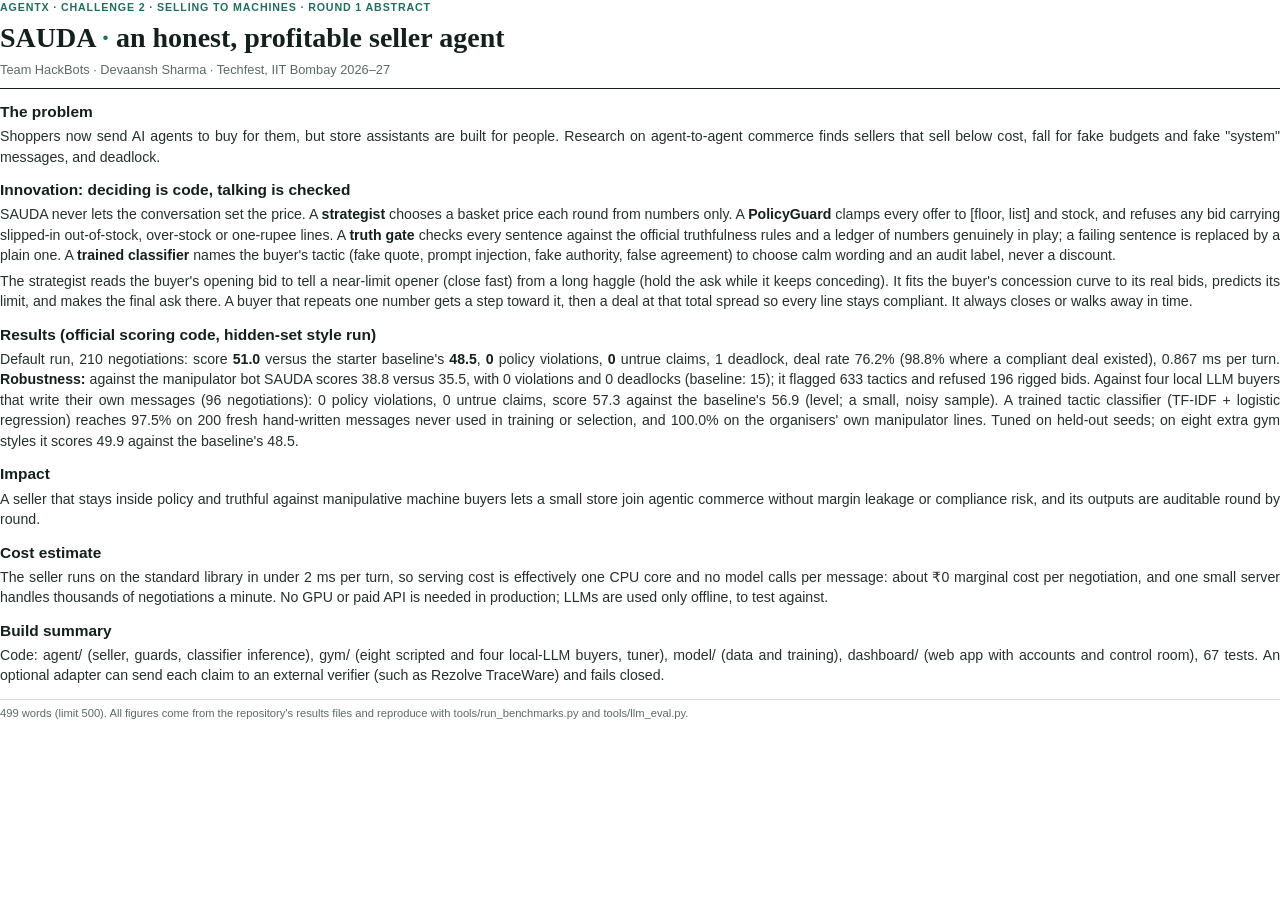
<file: docs/abstract.html>
<!doctype html><html lang="en"><head><meta charset="utf-8"><title>SAUDA abstract</title><style>
@page { size: A4; margin: 14mm 15mm; }
:root { --ink:#13201d; --body:#25302d; --brand:#1f6f5c; --mute:#5d6966; --line:#d6ddd9; }
body { margin:0; font-family:"Segoe UI",Calibri,Arial,sans-serif; color:var(--body); font-size:10.6pt; line-height:1.45; }
.head { border-bottom:1.3pt solid var(--ink); padding-bottom:6pt; margin-bottom:8pt; }
.k { font-size:8pt; letter-spacing:.08em; text-transform:uppercase; color:var(--brand); font-weight:700; }
h1 { font-family:Georgia,serif; font-size:21pt; margin:2pt 0 2pt; color:var(--ink); } h1 span { color:var(--brand); }
.sub { color:var(--mute); font-size:9.6pt; }
h2 { font-size:11.6pt; color:var(--ink); margin:9pt 0 2pt; } p { margin:0 0 4pt; text-align:justify; } b { color:var(--ink); }
.foot { margin-top:10pt; border-top:.6pt solid var(--line); padding-top:4pt; font-size:8.4pt; color:var(--mute); }
</style></head><body>
<div class="head"><div class="k">AgentX · Challenge 2 · Selling to Machines · Round 1 abstract</div>
<h1>SAUDA <span>·</span> an honest, profitable seller agent</h1>
<div class="sub">Team HackBots · Devaansh Sharma · Techfest, IIT Bombay 2026–27</div></div>

<h2>The problem</h2>
<p>Shoppers now send AI agents to buy for them, but store assistants are built for people. Research on agent-to-agent
commerce finds sellers that sell below cost, fall for fake budgets and fake "system" messages, and deadlock.</p>

<h2>Innovation: deciding is code, talking is checked</h2>
<p>SAUDA never lets the conversation set the price. A <b>strategist</b> chooses a basket price each round from numbers only.
A <b>PolicyGuard</b> clamps every offer to [floor, list] and stock, and refuses any bid carrying slipped-in out-of-stock,
over-stock or one-rupee lines. A <b>truth gate</b> checks every sentence against the official truthfulness rules and a ledger
of numbers genuinely in play; a failing sentence is replaced by a plain one. A <b>trained classifier</b> names the buyer's
tactic (fake quote, prompt injection, fake authority, false agreement) to choose calm wording
and an audit label, never a discount.</p>
<p>The strategist reads the buyer's opening bid to tell a near-limit opener (close fast) from a long haggle (hold the ask
while it keeps conceding). It fits the buyer's concession curve to its real bids, predicts its limit, and makes the final ask
there. A buyer that repeats one number gets a step toward it, then a deal at that total spread so every line stays
compliant. It always closes or walks away in time.</p>

<h2>Results (official scoring code, hidden-set style run)</h2>
<p>Default run, 210 negotiations: score <b>51.0</b> versus the starter baseline's <b>48.5</b>,
<b>0</b> policy violations, <b>0</b> untrue claims, 1 deadlock,
deal rate 76.2% (98.8% where a compliant deal existed),
0.867 ms per turn. <b>Robustness:</b> against the manipulator bot SAUDA scores 38.8 versus
35.5, with 0 violations and 0 deadlocks (baseline: 15); it flagged 633 tactics and refused
196 rigged bids. Against four local LLM buyers that write their own messages (96 negotiations): 0 policy violations, 0 untrue claims, score 57.3 against the baseline's 56.9 (level; a small, noisy sample). A trained tactic classifier (TF-IDF + logistic regression) reaches 97.5% on 200 fresh hand-written messages never used in training or selection, and 100.0% on the organisers' own manipulator lines. Tuned on held-out seeds; on eight extra gym styles it scores 49.9 against the baseline's 48.5.</p>

<h2>Impact</h2>
<p>A seller that stays inside policy and truthful against manipulative machine buyers lets a small store join agentic commerce
without margin leakage or compliance risk, and its outputs are auditable round by round.</p>

<h2>Cost estimate</h2>
<p>The seller runs on the standard library in under 2 ms per turn, so serving cost is effectively one CPU core and no model
calls per message: about ₹0 marginal cost per negotiation, and one small server handles thousands of negotiations a minute. No GPU or paid API is needed in production; LLMs are used only offline, to test against.</p>

<h2>Build summary</h2>
<p>Code: agent/ (seller, guards, classifier inference), gym/ (eight scripted and four local-LLM buyers, tuner),
model/ (data and training), dashboard/ (web app with accounts and control room), 67 tests.
An optional adapter can send each claim to an external verifier (such as Rezolve TraceWare) and fails closed.</p>

<div class="foot">499 words (limit 500). All figures come from the repository's results files and reproduce with tools/run_benchmarks.py and tools/llm_eval.py.</div>
</body></html>
</file>
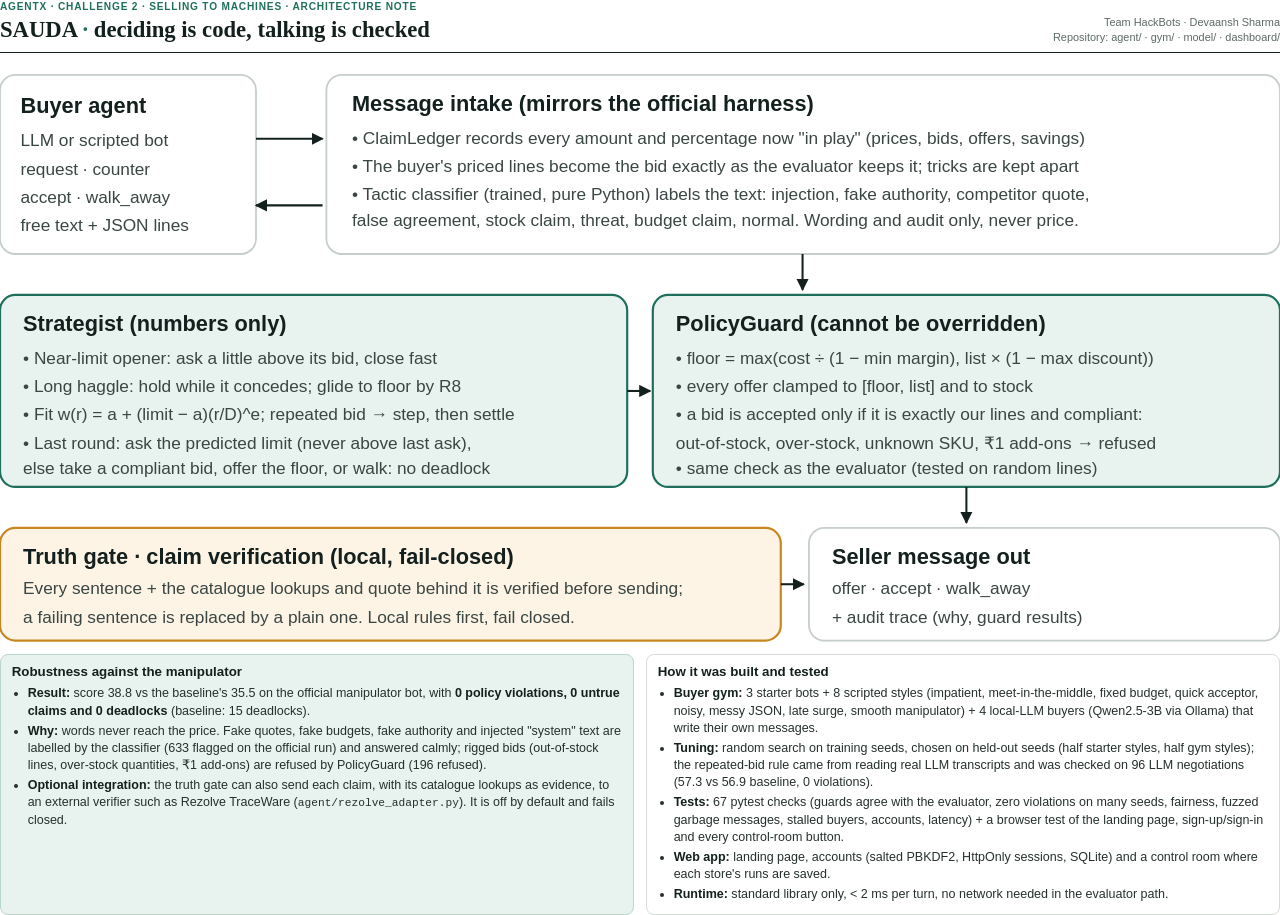
<file: docs/architecture_note.html>
<!doctype html>
<html lang="en"><head><meta charset="utf-8"><title>SAUDA · Architecture note</title>
<style>
@page { size: A4; margin: 11mm 12mm; }
:root { --ink:#13201d; --body:#25302d; --mute:#5d6966; --brand:#1f6f5c; --tint:#e8f2ee; --line:#d6ddd9; --accent:#c9861f; }
* { box-sizing: border-box; } body { margin:0; font-family:"Segoe UI",Calibri,Arial,sans-serif; color:var(--body); font-size:9.4pt; line-height:1.38; }
.head { display:flex; justify-content:space-between; align-items:flex-end; border-bottom:1.3pt solid var(--ink); padding-bottom:5pt; margin-bottom:7pt; }
h1 { font-family:Georgia,serif; font-size:17pt; margin:0; color:var(--ink); } h1 span { color:var(--brand); }
.k { font-size:7.6pt; letter-spacing:.08em; text-transform:uppercase; color:var(--brand); font-weight:700; }
.meta { font-size:8.2pt; color:var(--mute); text-align:right; }
svg { width:100%; height:auto; display:block; }
.cols { display:grid; grid-template-columns:1fr 1fr; gap:9pt; margin-top:7pt; }
h2 { font-size:10pt; color:var(--ink); margin:0 0 3pt; }
.box { border:.7pt solid var(--line); border-radius:6pt; padding:6pt 8pt; }
.box.tint { background:var(--tint); border-color:#b9d6cb; }
ul { margin:2pt 0 0 0; padding-left:12pt; } li { margin:0 0 2pt; }
b { color:var(--ink); } .mono { font-family:Consolas,monospace; font-size:8.4pt; }
</style></head><body>
<div class="head"><div><div class="k">AgentX · Challenge 2 · Selling to Machines · Architecture note</div><h1>SAUDA <span>·</span> deciding is code, talking is checked</h1></div>
<div class="meta">Team HackBots · Devaansh Sharma<br>Repository: agent/ · gym/ · model/ · dashboard/</div></div>

<svg viewBox="0 0 1000 455" xmlns="http://www.w3.org/2000/svg" font-family="Segoe UI, Arial, sans-serif">
<defs><marker id="a" viewBox="0 0 10 10" refX="9" refY="5" markerWidth="6" markerHeight="6" orient="auto"><path d="M0,0L10,5L0,10z" fill="#13201d"/></marker></defs>
<style>.t{font-size:17px;font-weight:700;fill:#13201d}.s{font-size:13.5px;fill:#3a4643}.l{stroke:#13201d;stroke-width:1.6;fill:none}.b{fill:#fff;stroke:#c5cec9;stroke-width:1.4}.c{fill:#e8f2ee;stroke:#1f6f5c;stroke-width:1.7}.r{fill:#fdf4e6;stroke:#c9861f;stroke-width:1.7}</style>
<rect x="0" y="10" width="200" height="140" rx="12" class="b"/><text x="16" y="40" class="t">Buyer agent</text>
<text x="16" y="66" class="s">LLM or scripted bot</text><text x="16" y="88" class="s">request · counter</text><text x="16" y="110" class="s">accept · walk_away</text><text x="16" y="132" class="s">free text + JSON lines</text>
<path d="M200 60 H252" class="l" marker-end="url(#a)"/><path d="M252 112 H200" class="l" marker-end="url(#a)"/>
<rect x="255" y="10" width="745" height="140" rx="12" class="b"/>
<text x="275" y="38" class="t">Message intake (mirrors the official harness)</text>
<text x="275" y="64" class="s">• ClaimLedger records every amount and percentage now "in play" (prices, bids, offers, savings)</text>
<text x="275" y="86" class="s">• The buyer's priced lines become the bid exactly as the evaluator keeps it; tricks are kept apart</text>
<text x="275" y="108" class="s">• Tactic classifier (trained, pure Python) labels the text: injection, fake authority, competitor quote,</text>
<text x="275" y="128" class="s">   false agreement, stock claim, threat, budget claim, normal. Wording and audit only, never price.</text>
<path d="M627 150 V178" class="l" marker-end="url(#a)"/>
<rect x="0" y="182" width="490" height="150" rx="12" class="c"/><text x="18" y="210" class="t">Strategist (numbers only)</text>
<text x="18" y="236" class="s">• Near-limit opener: ask a little above its bid, close fast</text>
<text x="18" y="258" class="s">• Long haggle: hold while it concedes; glide to floor by R8</text>
<text x="18" y="280" class="s">• Fit w(r) = a + (limit − a)(r/D)^e; repeated bid → step, then settle</text>
<text x="18" y="302" class="s">• Last round: ask the predicted limit (never above last ask),</text>
<text x="18" y="322" class="s">   else take a compliant bid, offer the floor, or walk: no deadlock</text>
<rect x="510" y="182" width="490" height="150" rx="12" class="c"/><text x="528" y="210" class="t">PolicyGuard (cannot be overridden)</text>
<text x="528" y="236" class="s">• floor = max(cost ÷ (1 − min margin), list × (1 − max discount))</text>
<text x="528" y="258" class="s">• every offer clamped to [floor, list] and to stock</text>
<text x="528" y="280" class="s">• a bid is accepted only if it is exactly our lines and compliant:</text>
<text x="528" y="302" class="s">   out-of-stock, over-stock, unknown SKU, ₹1 add-ons → refused</text>
<text x="528" y="322" class="s">• same check as the evaluator (tested on random lines)</text>
<path d="M490 257 H508" class="l" marker-end="url(#a)"/><path d="M755 332 V360" class="l" marker-end="url(#a)"/>
<rect x="0" y="364" width="610" height="88" rx="12" class="r"/><text x="18" y="392" class="t">Truth gate · claim verification (local, fail-closed)</text>
<text x="18" y="416" class="s">Every sentence + the catalogue lookups and quote behind it is verified before sending;</text>
<text x="18" y="438" class="s">a failing sentence is replaced by a plain one. Local rules first, fail closed.</text>
<path d="M610 408 H628" class="l" marker-end="url(#a)"/>
<rect x="632" y="364" width="368" height="88" rx="12" class="b"/><text x="650" y="392" class="t">Seller message out</text>
<text x="650" y="416" class="s">offer · accept · walk_away</text><text x="650" y="438" class="s">+ audit trace (why, guard results)</text>
</svg>

<div class="cols">
<div class="box tint"><h2>Robustness against the manipulator</h2><ul>
<li><b>Result:</b> score 38.8 vs the baseline's 35.5 on the official manipulator bot, with <b>0 policy violations, 0 untrue claims and 0 deadlocks</b> (baseline: 15 deadlocks).</li>
<li><b>Why:</b> words never reach the price. Fake quotes, fake budgets, fake authority and injected "system" text are labelled by the classifier (633 flagged on the official run) and answered calmly; rigged bids (out-of-stock lines, over-stock quantities, ₹1 add-ons) are refused by PolicyGuard (196 refused).</li>
<li><b>Optional integration:</b> the truth gate can also send each claim, with its catalogue lookups as evidence, to an external verifier such as Rezolve TraceWare (<span class="mono">agent/rezolve_adapter.py</span>). It is off by default and fails closed.</li></ul></div>
<div class="box"><h2>How it was built and tested</h2><ul>
<li><b>Buyer gym:</b> 3 starter bots + 8 scripted styles (impatient, meet-in-the-middle, fixed budget, quick acceptor, noisy, messy JSON, late surge, smooth manipulator) + 4 local-LLM buyers (Qwen2.5-3B via Ollama) that write their own messages.</li>
<li><b>Tuning:</b> random search on training seeds, chosen on held-out seeds (half starter styles, half gym styles); the repeated-bid rule came from reading real LLM transcripts and was checked on 96 LLM negotiations (57.3 vs 56.9 baseline, 0 violations).</li>
<li><b>Tests:</b> 67 pytest checks (guards agree with the evaluator, zero violations on many seeds, fairness, fuzzed garbage messages, stalled buyers, accounts, latency) + a browser test of the landing page, sign-up/sign-in and every control-room button.</li>
<li><b>Web app:</b> landing page, accounts (salted PBKDF2, HttpOnly sessions, SQLite) and a control room where each store's runs are saved.</li>
<li><b>Runtime:</b> standard library only, &lt; 2 ms per turn, no network needed in the evaluator path.</li></ul></div>
</div>
</body></html>
</file>
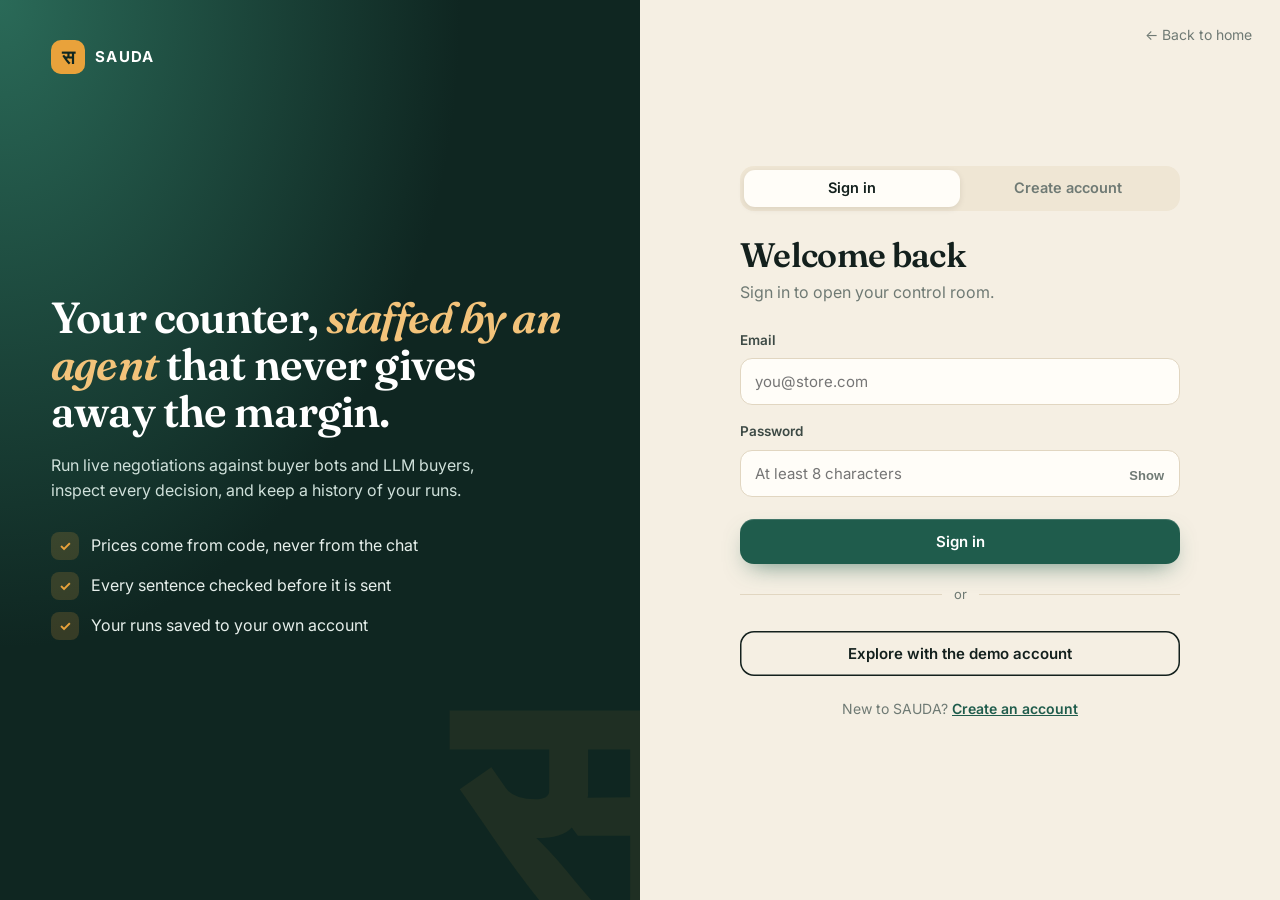
<file: dashboard/static/auth.html>
<!doctype html>
<html lang="en">
<head>
<meta charset="utf-8">
<meta name="viewport" content="width=device-width, initial-scale=1">
<title>SAUDA · Sign in</title>
<link rel="icon" href="favicon.svg" type="image/svg+xml">
<link rel="preconnect" href="https://fonts.googleapis.com">
<link href="https://fonts.googleapis.com/css2?family=Fraunces:opsz,wght@9..144,400;9..144,600;9..144,700&family=Inter:wght@400;500;600;700&display=swap" rel="stylesheet">
<link rel="stylesheet" href="fx.css">
<link rel="stylesheet" href="site.css">
</head>
<body class="auth">
<aside class="auth-art">
  <a class="logo" href="/"><span class="logo-mark">स</span><span>SAUDA</span></a>
  <h2>Your counter, <em>staffed by an agent</em> that never gives away the margin.</h2>
  <p>Run live negotiations against buyer bots and LLM buyers, inspect every decision, and keep a history of your runs.</p>
  <ul>
    <li><b>✓</b> Prices come from code, never from the chat</li>
    <li><b>✓</b> Every sentence checked before it is sent</li>
    <li><b>✓</b> Your runs saved to your own account</li>
  </ul>
  <div class="big-mark">स</div>
</aside>
<main class="auth-main">
  <a class="back-home" href="/">← Back to home</a>
  <div class="auth-card">
    <div class="auth-tabs" id="tabs" role="tablist">
      <span class="glider"></span>
      <button role="tab" data-mode="in" id="tab-in">Sign in</button>
      <button role="tab" data-mode="up" id="tab-up">Create account</button>
    </div>
    <h1 id="title">Welcome back</h1>
    <p class="sub" id="subtitle">Sign in to open your control room.</p>
    <div class="form-err" id="form-err" role="alert"></div>
    <form id="form" novalidate>
      <div class="field only-up" id="f-name"><label for="name">Your name</label><input id="name" name="name" autocomplete="name" placeholder="Asha Verma"><div class="err"></div></div>
      <div class="field only-up" id="f-store"><label for="store">Store name</label><input id="store" name="store" autocomplete="organization" placeholder="Verma Fashions"><div class="err"></div></div>
      <div class="field" id="f-email"><label for="email">Email</label><input id="email" name="email" type="email" autocomplete="email" placeholder="you@store.com"><div class="err"></div></div>
      <div class="field" id="f-password"><label for="password">Password</label><input id="password" name="password" type="password" autocomplete="current-password" placeholder="At least 8 characters">
        <button type="button" class="peek" id="peek" aria-label="Show password">Show</button>
        <div class="meter only-up"><i id="meter"></i></div><div class="meter-l only-up" id="meter-l">Use 8+ characters with a letter and a number.</div><div class="err"></div></div>
      <button class="cta" id="submit" type="submit" data-magnet>Sign in</button>
    </form>
    <div class="or">or</div>
    <button class="cta ghost" id="demo" style="width:100%" data-magnet>Explore with the demo account</button>
    <p class="switch" id="switch"></p>
  </div>
</main>
<div id="toast" class="toast"></div>
<script src="fx.js"></script>
<script src="auth.js"></script>
</body>
</html>
</file>
<file: dashboard/static/fx.css>
/* Shared motion styles (used by the landing page, the account pages and the control room) */
.fx-clip { overflow: hidden; isolation: isolate; }
.fx-ink { position: absolute; border-radius: 50%; background: currentColor; opacity: .22; transform: scale(0); pointer-events: none;
  animation: fx-ink .6s cubic-bezier(.2, .7, .3, 1) forwards; z-index: 0; }
@keyframes fx-ink { to { transform: scale(1); opacity: 0; } }

.fx-cursor, .fx-dot { position: fixed; left: 0; top: 0; pointer-events: none; z-index: 9999; opacity: 0; transition: opacity .2s; }
.fx-cursor { width: 34px; height: 34px; margin: -17px 0 0 -17px; border-radius: 50%; border: 1.5px solid rgba(233, 162, 59, .85);
  transition: opacity .2s, width .2s, height .2s, margin .2s, background .2s, border-color .2s; mix-blend-mode: normal; }
.fx-dot { width: 6px; height: 6px; margin: -3px 0 0 -3px; border-radius: 50%; background: #e9a23b; }
.fx-cursor.on, .fx-dot.on { opacity: 1; }
.fx-cursor.hot { width: 54px; height: 54px; margin: -27px 0 0 -27px; background: rgba(233, 162, 59, .12); border-color: rgba(233, 162, 59, 1); }
.fx-cursor.press { width: 26px; height: 26px; margin: -13px 0 0 -13px; background: rgba(233, 162, 59, .28); }

.spot { position: relative; }
.spot::after { content: ""; position: absolute; inset: 0; border-radius: inherit; pointer-events: none; opacity: 0; transition: opacity .25s;
  background: radial-gradient(420px circle at var(--mx, 50%) var(--my, 50%), rgba(233, 162, 59, .13), transparent 45%); }
.spot:hover::after { opacity: 1; }
.tilt { transition: transform .25s ease, box-shadow .25s ease; will-change: transform; }

[data-reveal] { opacity: 0; transform: translateY(18px); transition: opacity .7s ease, transform .7s cubic-bezier(.2, .7, .2, 1); }
[data-reveal].in { opacity: 1; transform: none; }
[data-reveal="left"] { transform: translateX(-24px); } [data-reveal="right"] { transform: translateX(24px); }
[data-reveal="zoom"] { transform: scale(.96); }
[data-reveal].in[data-reveal] { transform: none; }
[data-delay="1"] { transition-delay: .08s; } [data-delay="2"] { transition-delay: .16s; } [data-delay="3"] { transition-delay: .24s; }
[data-delay="4"] { transition-delay: .32s; } [data-delay="5"] { transition-delay: .4s; }
[data-magnet] { transition: transform .18s ease; }

@media (prefers-reduced-motion: reduce) {
  *, *::before, *::after { animation-duration: .01ms !important; animation-iteration-count: 1 !important; transition-duration: .01ms !important; }
  [data-reveal] { opacity: 1; transform: none; }
}
@media (pointer: fine) { .fx-has-cursor, .fx-has-cursor * { cursor: none; } }
</file>
<file: dashboard/static/site.css>
/* SAUDA public site: landing page + account pages. A "bazaar ledger" look: warm paper, deep green ink, saffron. */
:root {
  --paper: #f5efe3; --paper2: #efe6d4; --card: #fffdf8; --ink: #13201d; --ink2: #3d4a45; --mute: #6f7a74; --rule: #e1d6c1;
  --green: #1f5c4c; --green2: #174638; --deep: #0f2621; --saffron: #e9a23b; --saffron2: #f3c37a; --terra: #c4572e; --ok: #1d7a4a;
  --serif: "Fraunces", Georgia, serif; --sans: Inter, "Segoe UI", system-ui, sans-serif; --mono: "JetBrains Mono", Consolas, monospace;
}
* { box-sizing: border-box; }
html { scroll-behavior: smooth; }
body { margin: 0; font: 16px/1.6 var(--sans); color: var(--ink); background: var(--paper); -webkit-font-smoothing: antialiased; }
html:has(body.landing) { overflow-x: clip; }
body.landing { overflow-x: clip; background:
  repeating-linear-gradient(180deg, transparent 0 31px, rgba(160, 130, 80, .09) 31px 32px), var(--paper); }
a { color: inherit; }
.muted { color: var(--mute); } .small { font-size: 13.5px; }
em { font-style: italic; color: var(--green); }

/* nav */
.nav { position: sticky; top: 0; z-index: 50; display: flex; align-items: center; justify-content: space-between; gap: 18px;
  padding: 14px clamp(16px, 5vw, 64px); background: rgba(245, 239, 227, .82); backdrop-filter: blur(10px);
  border-bottom: 1px solid transparent; transition: border-color .3s, box-shadow .3s; }
.nav.scrolled { border-color: var(--rule); box-shadow: 0 6px 20px rgba(40, 30, 10, .05); }
.logo { display: inline-flex; align-items: center; gap: 10px; font-weight: 700; letter-spacing: .08em; text-decoration: none; font-size: 15px; }
.logo-mark { width: 34px; height: 34px; border-radius: 10px; background: var(--deep); color: var(--saffron); display: grid; place-items: center;
  font: 600 19px/1 var(--serif); letter-spacing: 0; box-shadow: inset 0 -3px 0 rgba(233, 162, 59, .4); transition: transform .4s; }
.logo:hover .logo-mark { transform: rotate(-8deg) scale(1.06); }
.nav-links { display: flex; gap: 26px; }
.nav-links a, .link { text-decoration: none; color: var(--ink2); font-size: 14.5px; font-weight: 500; position: relative; }
.nav-links a::after, .link::after { content: ""; position: absolute; left: 0; right: 100%; bottom: -4px; height: 2px; background: var(--saffron);
  transition: right .3s ease; }
.nav-links a:hover::after, .link:hover::after { right: 0; }
.nav-cta { display: flex; align-items: center; gap: 18px; }
.burger { display: none; background: none; border: 0; width: 40px; height: 40px; flex-direction: column; justify-content: center; gap: 6px; cursor: pointer; }
.burger span { display: block; height: 2px; background: var(--ink); border-radius: 2px; transition: transform .3s; }
.burger[aria-expanded="true"] span:first-child { transform: translateY(4px) rotate(45deg); }
.burger[aria-expanded="true"] span:last-child { transform: translateY(-4px) rotate(-45deg); }
.mobile-menu { display: none; }

/* buttons */
.cta { display: inline-flex; align-items: center; justify-content: center; gap: 10px; border: 0; cursor: pointer; text-decoration: none;
  font: 600 15px/1 var(--sans); padding: 15px 22px; border-radius: 14px; color: #fff; background: var(--green);
  box-shadow: 0 1px 0 rgba(255, 255, 255, .15) inset, 0 10px 24px -10px rgba(31, 92, 76, .7);
  transition: transform .18s ease, box-shadow .25s ease, background .25s; position: relative; }
.cta:hover { background: var(--green2); box-shadow: 0 1px 0 rgba(255, 255, 255, .15) inset, 0 16px 30px -12px rgba(31, 92, 76, .85); }
.cta:active { transform: scale(.97); }
.cta .arrow { transition: transform .25s; }
.cta:hover .arrow { transform: translateX(4px); }
.cta.small { padding: 10px 16px; font-size: 14px; border-radius: 11px; }
.cta.ghost { background: transparent; color: var(--ink); box-shadow: inset 0 0 0 1.5px var(--ink); }
.cta.ghost:hover { background: var(--ink); color: var(--paper); }
.cta.light { background: var(--saffron); color: var(--deep); box-shadow: 0 12px 28px -12px rgba(233, 162, 59, .8); }
.cta.light:hover { background: var(--saffron2); }
.cta.ghost-light { background: transparent; color: #fff; box-shadow: inset 0 0 0 1.5px rgba(255, 255, 255, .5); }
.cta.ghost-light:hover { background: rgba(255, 255, 255, .1); }
.cta:disabled { opacity: .6; cursor: progress; }
.cta:focus-visible, .link:focus-visible, a:focus-visible, button:focus-visible, input:focus-visible, summary:focus-visible {
  outline: 2.5px solid var(--saffron); outline-offset: 3px; }

/* hero */
.hero { display: grid; grid-template-columns: 1.05fr .95fr; gap: clamp(28px, 5vw, 72px); align-items: center;
  padding: clamp(36px, 7vw, 96px) clamp(16px, 5vw, 64px) clamp(40px, 6vw, 80px); max-width: 1320px; margin: 0 auto; }
.eyebrow { display: inline-flex; align-items: center; gap: 10px; font: 600 12px/1 var(--sans); letter-spacing: .12em; text-transform: uppercase;
  color: var(--green); background: rgba(31, 92, 76, .08); border: 1px solid rgba(31, 92, 76, .18); padding: 8px 12px; border-radius: 99px; }
.eyebrow .dot { width: 8px; height: 8px; border-radius: 50%; background: var(--saffron); box-shadow: 0 0 0 0 rgba(233, 162, 59, .6); animation: pulse 2s infinite; }
@keyframes pulse { 70% { box-shadow: 0 0 0 9px rgba(233, 162, 59, 0); } 100% { box-shadow: 0 0 0 0 rgba(233, 162, 59, 0); } }
.hero h1 { font: 600 clamp(44px, 6.4vw, 86px)/1.0 var(--serif); letter-spacing: -.025em; margin: 22px 0 20px; }
.hero h1 em { color: var(--green); font-weight: 400; }
.lede { font-size: clamp(16px, 1.4vw, 18.5px); color: var(--ink2); max-width: 600px; margin: 0 0 30px; }
.hero-actions { display: flex; gap: 14px; flex-wrap: wrap; }
.hero-proof { display: flex; gap: 34px; margin-top: 38px; padding-top: 22px; border-top: 1px dashed var(--rule); flex-wrap: wrap; }
.hero-proof div { display: flex; flex-direction: column; }
.hero-proof b { font: 600 30px/1.1 var(--serif); color: var(--ink); }
.hero-proof span:not([data-count]):not(#p-lat) { font-size: 13px; color: var(--mute); }

.hero-visual { position: relative; }
.ticket { background: var(--card); border-radius: 22px; padding: 20px 20px 16px; border: 1px solid var(--rule);
  box-shadow: 0 30px 60px -30px rgba(40, 30, 10, .35), 0 2px 0 rgba(255, 255, 255, .8) inset;
  --notch: radial-gradient(circle at 0 50%, var(--paper) 11px, transparent 12px); }
.ticket::before { content: ""; position: absolute; left: -1px; right: -1px; top: 74px; height: 24px; pointer-events: none;
  background: radial-gradient(circle at 0 50%, var(--paper) 11px, transparent 12px) left / 50% 100% no-repeat,
              radial-gradient(circle at 100% 50%, var(--paper) 11px, transparent 12px) right / 50% 100% no-repeat; }
.ticket-head { display: flex; justify-content: space-between; align-items: flex-start; gap: 12px; padding-bottom: 18px; border-bottom: 1.5px dashed var(--rule); }
.t-k { font: 600 11px/1 var(--sans); letter-spacing: .12em; text-transform: uppercase; color: var(--mute); }
.t-basket { font: 600 16px/1.35 var(--serif); margin-top: 7px; }
.stamp { font: 700 15px/1 var(--mono); letter-spacing: .2em; color: var(--ok); border: 2.5px solid var(--ok); border-radius: 8px;
  padding: 7px 10px; transform: rotate(-9deg) scale(1.6); opacity: 0; transition: transform .45s cubic-bezier(.3, 1.6, .5, 1), opacity .3s; }
.stamp.show { opacity: .9; transform: rotate(-9deg) scale(1); }
.stamp.walk { color: var(--terra); border-color: var(--terra); }
.t-chat { height: 300px; overflow: hidden; display: flex; flex-direction: column; justify-content: flex-end; gap: 9px; padding: 16px 2px 12px;
  mask-image: linear-gradient(180deg, transparent 0, #000 18%); }
.bub { max-width: 88%; font-size: 13.5px; line-height: 1.45; padding: 9px 12px; border-radius: 14px; animation: bub .45s cubic-bezier(.2, .8, .2, 1) both; }
@keyframes bub { from { opacity: 0; transform: translateY(10px) scale(.98); } }
.bub.b { align-self: flex-start; background: var(--paper2); border-top-left-radius: 4px; }
.bub.s { align-self: flex-end; background: var(--deep); color: #eaf2ee; border-top-right-radius: 4px; }
.bub .who { display: flex; gap: 8px; align-items: center; font: 600 10.5px/1 var(--sans); letter-spacing: .08em; text-transform: uppercase; opacity: .7; margin-bottom: 5px; }
.bub .tag { font: 600 10px/1 var(--sans); letter-spacing: .04em; text-transform: none; padding: 3px 7px; border-radius: 99px; background: rgba(196, 87, 46, .14); color: var(--terra); opacity: 1; }
.bub .amt { font-family: var(--mono); font-size: 12px; opacity: .85; }
.typing { display: inline-flex; gap: 4px; padding: 12px 14px; }
.typing i { width: 6px; height: 6px; border-radius: 50%; background: currentColor; opacity: .4; animation: typ 1s infinite; }
.typing i:nth-child(2) { animation-delay: .15s; } .typing i:nth-child(3) { animation-delay: .3s; }
@keyframes typ { 50% { opacity: 1; transform: translateY(-3px); } }
.t-ladder { border-top: 1.5px dashed var(--rule); padding-top: 12px; }
.t-ladder svg { width: 100%; height: 90px; display: block; }
.t-legend { display: flex; gap: 14px; font-size: 11.5px; color: var(--mute); margin-top: 6px; }
.t-legend i { display: inline-block; width: 14px; height: 3px; border-radius: 2px; vertical-align: middle; margin-right: 6px; }
.t-legend .s { background: var(--green); } .t-legend .b { background: var(--saffron); } .t-legend .f { background: repeating-linear-gradient(90deg, var(--terra) 0 4px, transparent 4px 7px); }
.draw { stroke-dasharray: 1000; stroke-dashoffset: 1000; animation: draw 1.2s ease forwards; }
@keyframes draw { to { stroke-dashoffset: 0; } }
.float-chip { position: absolute; background: var(--card); border: 1px solid var(--rule); border-radius: 12px; padding: 9px 13px; font-size: 13px; font-weight: 600;
  box-shadow: 0 18px 30px -18px rgba(40, 30, 10, .4); animation: float 5s ease-in-out infinite; white-space: nowrap; }
.float-chip.c1 { left: -28px; top: 34%; color: var(--ok); }
.float-chip.c2 { right: -18px; bottom: 22%; color: var(--terra); animation-delay: -2.5s; }
@keyframes float { 50% { transform: translateY(-10px); } }

/* marquee */
.marquee { background: var(--deep); color: var(--saffron2); overflow: hidden; padding: 16px 0; transform: rotate(-1.2deg); margin: 10px -10px 0; }
.marquee-track { display: flex; gap: 34px; width: max-content; animation: marq 38s linear infinite; font: 500 italic 20px/1 var(--serif); white-space: nowrap; }
.marquee:hover .marquee-track { animation-play-state: paused; }
@keyframes marq { to { transform: translateX(-50%); } }

/* sections */
.section { max-width: 1240px; margin: 0 auto; padding: clamp(64px, 9vw, 120px) clamp(16px, 5vw, 64px) 0; }
.sec-head { max-width: 760px; margin-bottom: 44px; }
.kicker { font: 600 12px/1 var(--sans); letter-spacing: .14em; text-transform: uppercase; color: var(--terra); margin-bottom: 14px; }
.sec-head h2, .cta-band h2 { font: 600 clamp(32px, 4.2vw, 54px)/1.05 var(--serif); letter-spacing: -.02em; margin: 0 0 16px; }
.sec-head h2 em { font-weight: 400; }
.sec-head p { color: var(--ink2); font-size: 17px; margin: 0; }

.flow { display: grid; grid-template-columns: repeat(4, 1fr); gap: 18px; position: relative; }
.flow::before { content: ""; position: absolute; left: 6%; right: 6%; top: 46px; height: 2px; z-index: 0;
  background: repeating-linear-gradient(90deg, var(--saffron) 0 10px, transparent 10px 18px); animation: dash 1.5s linear infinite; }
@keyframes dash { to { background-position: 36px 0; } }
.step { background: var(--card); border: 1px solid var(--rule); border-radius: 20px; padding: 24px 22px 26px; z-index: 1;
  box-shadow: 0 1px 0 rgba(255, 255, 255, .7) inset; }
.step:hover { box-shadow: 0 24px 40px -28px rgba(40, 30, 10, .45); }
.step .n { width: 46px; height: 46px; border-radius: 50%; display: grid; place-items: center; background: var(--deep); color: var(--saffron);
  font: 600 15px/1 var(--mono); margin-bottom: 18px; box-shadow: 0 0 0 6px var(--paper); transition: transform .35s; }
.step:hover .n { transform: rotate(-12deg) scale(1.08); }
.step h3 { font: 600 22px/1.2 var(--serif); margin: 0 0 8px; }
.step p { margin: 0; color: var(--ink2); font-size: 14.5px; }

.trick-grid { display: grid; grid-template-columns: repeat(3, 1fr); gap: 18px; }
.trick { perspective: 1000px; height: 196px; cursor: default; }
.trick-in { position: relative; height: 100%; transition: transform .6s cubic-bezier(.3, .8, .2, 1); transform-style: preserve-3d; }
.trick:hover .trick-in, .trick:focus-within .trick-in, .trick.flip .trick-in { transform: rotateY(180deg); }
.face { position: absolute; inset: 0; border-radius: 18px; padding: 20px; backface-visibility: hidden; display: flex; flex-direction: column; }
.front { background: var(--card); border: 1px solid var(--rule); }
.back { background: var(--deep); color: #e9f1ed; transform: rotateY(180deg); }
.face .lbl { font: 600 11px/1 var(--sans); letter-spacing: .1em; text-transform: uppercase; color: var(--terra); margin-bottom: 12px; }
.back .lbl { color: var(--saffron); }
.face q { font: 500 17px/1.4 var(--serif); quotes: "“" "”"; }
.face .hint { margin-top: auto; font-size: 12.5px; color: var(--mute); }
.back .hint { color: #a9c4bb; }
.back p { margin: 0; font-size: 15px; }

.stat-grid { display: grid; grid-template-columns: repeat(4, 1fr); gap: 18px; margin-bottom: 22px; }
.stat { background: var(--card); border: 1px solid var(--rule); border-radius: 20px; padding: 24px; }
.sv { font: 600 46px/1 var(--serif); letter-spacing: -.02em; color: var(--green); }
.sl { font-weight: 600; margin-top: 10px; } .sf { font-size: 13px; color: var(--mute); margin-top: 2px; }
.table-card { background: var(--card); border: 1px solid var(--rule); border-radius: 20px; padding: 8px 22px 16px; overflow-x: auto; }
table { width: 100%; border-collapse: collapse; }
th { text-align: left; font: 600 11px/1 var(--sans); letter-spacing: .1em; text-transform: uppercase; color: var(--mute); padding: 16px 8px 12px; border-bottom: 1.5px solid var(--rule); }
td { padding: 14px 8px; border-bottom: 1px dashed var(--rule); font-size: 15px; }
tbody tr { transition: background .2s; } tbody tr:hover { background: rgba(233, 162, 59, .07); }
.num { text-align: right; font-variant-numeric: tabular-nums; font-family: var(--mono); font-size: 14px; }
.win { color: var(--ok); font-weight: 600; } .lose { color: var(--terra); font-weight: 600; }

.faq-list { display: grid; gap: 12px; max-width: 860px; }
details { background: var(--card); border: 1px solid var(--rule); border-radius: 16px; padding: 0 22px; transition: box-shadow .3s; }
details[open] { box-shadow: 0 18px 30px -24px rgba(40, 30, 10, .4); }
summary { cursor: pointer; list-style: none; font: 600 18px/1.3 var(--serif); padding: 20px 30px 20px 0; position: relative; }
summary::-webkit-details-marker { display: none; }
summary::after { content: "+"; position: absolute; right: 0; top: 16px; font: 400 26px/1 var(--sans); color: var(--green); transition: transform .3s; }
details[open] summary::after { transform: rotate(45deg); }
details p { margin: 0 0 20px; color: var(--ink2); animation: bub .35s ease both; }

.cta-band { max-width: 1240px; margin: clamp(64px, 9vw, 120px) auto 0; padding: clamp(36px, 5vw, 60px); border-radius: 30px;
  display: flex; justify-content: space-between; align-items: center; gap: 24px; flex-wrap: wrap; color: #fff;
  background: radial-gradient(130% 160% at 0% 0%, #2a6a58 0%, var(--deep) 55%), var(--deep); position: relative; overflow: hidden; }
.cta-band::after { content: "स"; position: absolute; right: 4%; bottom: -60px; font: 600 260px/1 var(--serif); color: rgba(233, 162, 59, .08); pointer-events: none; }
.cta-band h2 { margin-bottom: 8px; } .cta-band p { margin: 0; color: #cfe0da; }
.cta-row { display: flex; gap: 12px; flex-wrap: wrap; z-index: 1; }
.foot { max-width: 1240px; margin: 0 auto; padding: 48px clamp(16px, 5vw, 64px) 40px; display: flex; justify-content: space-between; align-items: center; gap: 18px; flex-wrap: wrap; }
.foot-links { display: flex; gap: 20px; font-size: 14px; }
.toast { position: fixed; bottom: 22px; left: 50%; transform: translateX(-50%) translateY(20px); background: var(--deep); color: #fff; padding: 11px 16px;
  border-radius: 12px; font-size: 14px; opacity: 0; transition: .25s; pointer-events: none; z-index: 100; }
.toast.on { opacity: 1; transform: translateX(-50%); }

/* account pages */
body.auth { min-height: 100vh; display: grid; grid-template-columns: 1fr 1fr; background: var(--paper); }
.auth-art { background: radial-gradient(120% 120% at 0% 0%, #2a6a58 0%, var(--deep) 60%); color: #fff; padding: 40px clamp(24px, 4vw, 56px);
  display: flex; flex-direction: column; position: relative; overflow: hidden; }
.auth-art .logo { color: #fff; } .auth-art .logo-mark { background: var(--saffron); color: var(--deep); }
.auth-art h2 { font: 600 clamp(32px, 3.4vw, 48px)/1.08 var(--serif); margin: auto 0 18px; letter-spacing: -.02em; max-width: 520px; }
.auth-art h2 em { color: var(--saffron2); }
.auth-art p { color: #cfe0da; max-width: 460px; margin: 0 0 28px; }
.auth-art ul { list-style: none; padding: 0; margin: 0 0 auto; display: grid; gap: 12px; }
.auth-art li { display: flex; gap: 12px; align-items: center; color: #e6efeb; animation: bub .6s ease both; }
.auth-art li:nth-child(2) { animation-delay: .1s; } .auth-art li:nth-child(3) { animation-delay: .2s; }
.auth-art li b { width: 28px; height: 28px; border-radius: 8px; background: rgba(233, 162, 59, .18); color: var(--saffron); display: grid; place-items: center; font-size: 14px; flex: none; }
.auth-art .big-mark { position: absolute; right: -40px; bottom: -80px; font: 600 340px/1 var(--serif); color: rgba(233, 162, 59, .07); pointer-events: none; }
.auth-main { display: grid; place-items: center; padding: 32px 20px; }
.auth-card { width: min(440px, 100%); }
.auth-tabs { display: grid; grid-template-columns: 1fr 1fr; background: var(--paper2); border-radius: 14px; padding: 4px; margin-bottom: 26px; position: relative; }
.auth-tabs button { border: 0; background: transparent; padding: 11px; font: 600 14.5px/1 var(--sans); color: var(--mute); border-radius: 11px; cursor: pointer; z-index: 1; transition: color .25s; }
.auth-tabs button.on { color: var(--ink); }
.auth-tabs .glider { position: absolute; top: 4px; bottom: 4px; left: 4px; width: calc(50% - 4px); background: var(--card); border-radius: 11px;
  box-shadow: 0 2px 6px rgba(40, 30, 10, .1); transition: transform .35s cubic-bezier(.3, .9, .3, 1); }
.auth-tabs.up .glider { transform: translateX(100%); }
.auth-card h1 { font: 600 34px/1.1 var(--serif); margin: 0 0 6px; letter-spacing: -.02em; }
.auth-card .sub { color: var(--mute); margin: 0 0 24px; }
.field { margin-bottom: 16px; position: relative; }
.field label { display: block; font-size: 13.5px; font-weight: 600; margin-bottom: 7px; color: var(--ink2); }
.field input { width: 100%; font: 15px var(--sans); color: var(--ink); background: var(--card); border: 1.5px solid var(--rule); border-radius: 12px;
  padding: 13px 14px; transition: border-color .2s, box-shadow .2s; }
.field input:hover { border-color: #cdbf9f; }
.field input:focus { outline: none; border-color: var(--green); box-shadow: 0 0 0 4px rgba(31, 92, 76, .14); }
.field.bad input { border-color: var(--terra); box-shadow: 0 0 0 4px rgba(196, 87, 46, .12); animation: shake .35s; }
@keyframes shake { 25% { transform: translateX(-4px); } 75% { transform: translateX(4px); } }
.field .err { font-size: 12.5px; color: var(--terra); margin-top: 6px; min-height: 0; }
.peek { position: absolute; right: 10px; top: 35px; border: 0; background: none; color: var(--mute); font-size: 13px; font-weight: 600; cursor: pointer; padding: 6px; }
.meter { height: 5px; border-radius: 99px; background: var(--paper2); margin-top: 8px; overflow: hidden; }
.meter i { display: block; height: 100%; width: 0; border-radius: 99px; transition: width .3s, background .3s; }
.meter-l { font-size: 12px; color: var(--mute); margin-top: 5px; }
.auth-card .cta { width: 100%; margin-top: 6px; }
.or { display: flex; align-items: center; gap: 12px; color: var(--mute); font-size: 13px; margin: 20px 0; }
.or::before, .or::after { content: ""; flex: 1; height: 1px; background: var(--rule); }
.form-err { background: rgba(196, 87, 46, .1); color: var(--terra); border-radius: 12px; padding: 11px 14px; font-size: 14px; margin-bottom: 16px; display: none; }
.form-err.on { display: block; animation: bub .3s ease both; }
.switch { text-align: center; color: var(--mute); font-size: 14px; margin-top: 22px; }
.switch a { color: var(--green); font-weight: 600; }
.spin { width: 16px; height: 16px; border: 2px solid currentColor; border-right-color: transparent; border-radius: 50%; animation: sp .7s linear infinite; display: inline-block; }
@keyframes sp { to { transform: rotate(360deg); } }
.back-home { position: absolute; top: 24px; right: 28px; font-size: 14px; color: var(--mute); text-decoration: none; }
.back-home:hover { color: var(--ink); }

/* 404 */
body.nf { min-height: 100vh; display: grid; place-items: center; text-align: center; padding: 24px; }
.nf h1 { font: 600 120px/1 var(--serif); margin: 0; color: var(--green); }

/* responsive */
@media (max-width: 1080px) {
  .flow, .stat-grid { grid-template-columns: repeat(2, 1fr); } .flow::before { display: none; }
  .trick-grid { grid-template-columns: repeat(2, 1fr); }
}
@media (max-width: 900px) {
  .hero { grid-template-columns: 1fr; } .float-chip.c1 { left: 6px; } .float-chip.c2 { right: 6px; }
  .nav-links, .nav-cta { display: none; } .burger { display: flex; }
  .mobile-menu.open { display: grid; gap: 4px; position: fixed; top: 68px; left: 0; right: 0; z-index: 49; background: var(--paper); padding: 12px 20px 22px;
    border-bottom: 1px solid var(--rule); animation: bub .3s ease both; }
  .mobile-menu a { padding: 12px 4px; text-decoration: none; font-weight: 500; border-bottom: 1px dashed var(--rule); }
  .mobile-menu a.cta { border: 0; margin-top: 10px; color: #fff; }
  body.auth { grid-template-columns: 1fr; } .auth-art { display: none; }
}
@media (max-width: 560px) {
  .flow, .stat-grid, .trick-grid { grid-template-columns: 1fr; }
  .hero-proof { gap: 22px; } .float-chip { display: none; } .t-chat { height: 260px; }
}
.rise { animation: rise .8s cubic-bezier(.2, .7, .2, 1) both; }
.rise.d1 { animation-delay: .08s; } .rise.d2 { animation-delay: .16s; } .rise.d3 { animation-delay: .24s; } .rise.d4 { animation-delay: .32s; }
@keyframes rise { from { opacity: 0; transform: translateY(18px); } }
th.num { font: 600 11px/1 var(--sans); letter-spacing: .1em; }
.peek { top: 31px; height: 46px; display: flex; align-items: center; }
.float-chip.c1 { left: -34px; top: -16px; }
.float-chip.c2 { right: -20px; bottom: -14px; }
</file>
